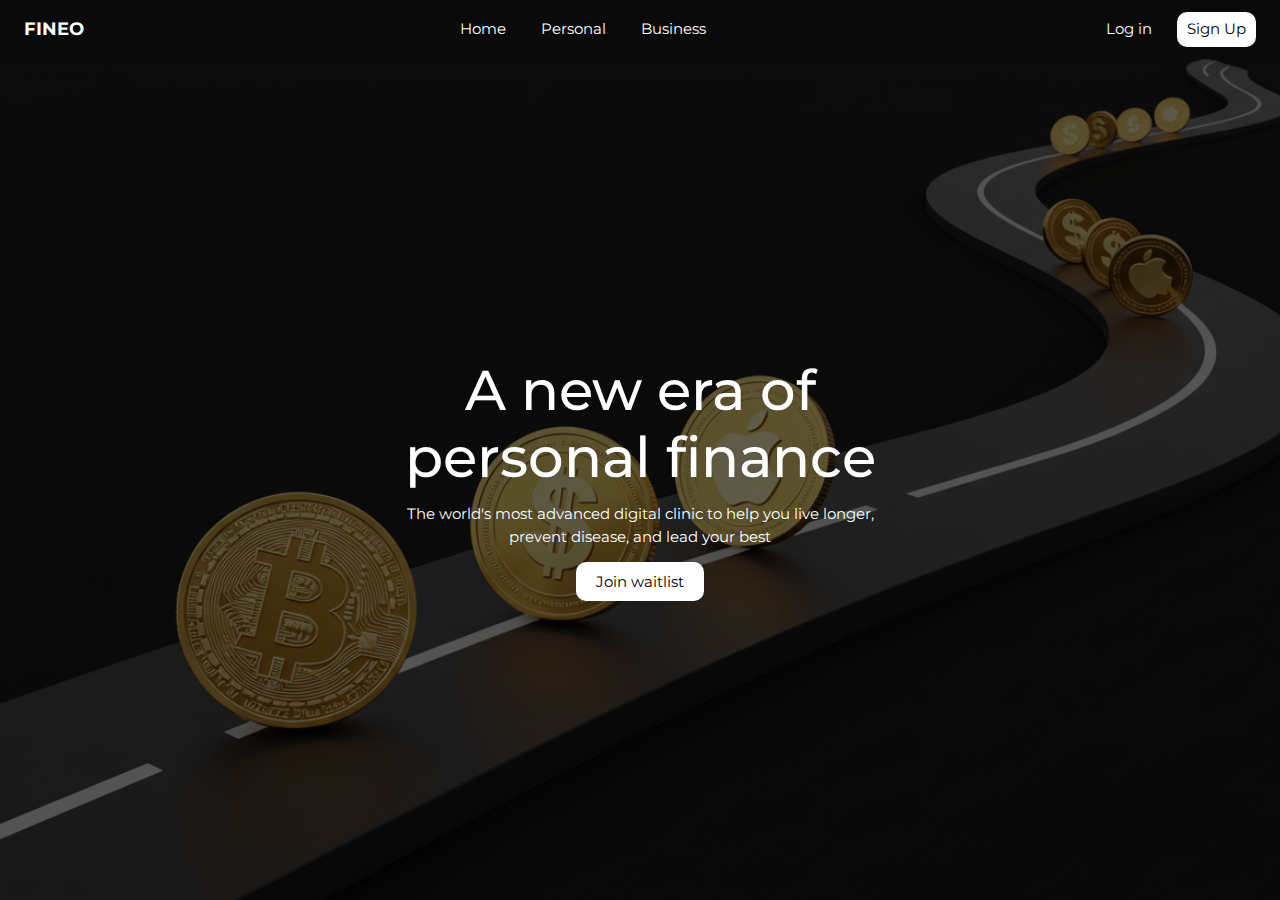
<file: 01_Nav&Hero/hero.html>
<!DOCTYPE html>
<html lang="en">
    <head>
        <meta charset="UTF-8">
        <meta name="viewport" content="width=device-width, initial-scale=1.0">
        <link rel="stylesheet" href="styles/hero.css">
        <title>Personal Finance</title>
    </head>
    <body>

        <!-- Navigation -->
        <nav class="container">
            <p class="logo">
                Fineo
            </p>
            <ul>
                <li><a href="#">Home</a></li>
                <li><a href="#">Personal</a></li>
                <li><a href="#">Business</a></li>
                <li><a href="#">Log in</a></li>
                <li><a href="#">Sign Up</a></li>
            </ul>
            <!-- <div>
                <button>Log in</button>
                <button>Sign Up</button>
            </div> -->
        </nav>

        <!-- Hero Section -->
        <section class="hero_section">
            <div class="hero_text">
                <h1>A new era of personal finance</h1>
            <p>
                The world's most advanced digital clinic to help you live longer, prevent disease, and lead your best
            </p>
            <button class="btn">Join waitlist</button>
            </div>  
        </section>
    </body>
</html>
</file>
<file: 01_Nav&Hero/styles/hero.css>
@import url('https://fonts.googleapis.com/css2?family=Libre+Baskerville:ital,wght@0,400;0,700;1,400&family=Montserrat:ital,wght@0,100..900;1,100..900&family=Nunito+Sans:ital,opsz,wght@0,6..12,200..1000;1,6..12,200..1000&display=swap');

/*---- Reset Style ----*/
* {
    box-sizing: border-box;
    margin: 0;
    padding: 0;
    text-decoration: none;
    font-family: "Montserrat", sans-serif;
    color: #fff;
}
li {
    list-style: none; 
}

/*--- General Style ----*/
body {
    background-color: #0a0a0a;
    font-size: 15px;
    line-height: 1.5;
}
.container {
    max-width: 1580px;
    margin: 0 auto;
}
.btn {
    background: #fff;
    padding: 10px 20px;
    border: none;
    border-radius: 10px;
    color: #000;
    outline: none;
    cursor: pointer;
}    

/*--- Navigation Style ----*/
nav {
    height: fit-content;
    display: flex;
    align-items: center;
    padding: 12px 24px;
    background: #0a0a0a;
}
.logo {
    font-size: 18px;
    font-weight: 700;
    text-transform: uppercase;
    flex-grow: 1;
}
nav > ul {
    display: flex;
    flex-grow: 1;
    gap: 1em;
}
nav li:nth-child(4) {
    margin-left: auto;
}
a {
    display: inline-block;
    padding: 6px 10px;
}
li:last-child, a:hover {
    background: #fff;
    border-radius: 10px;
    color: #000;
}
li:last-child a {
    color: #000;
}

/*--- Hero Section ----*/
.hero_section {
    height: calc(100vh - 59px); /*Not responsive for all viewport*/
    background-image: url("../images/hero1_bg.jpg");
    background-color: rgba(0, 0, 0, 0.6);
    background-blend-mode: darken;
    background-size: cover;
    background-repeat: no-repeat;
    background-position: center;
    display: flex;
    justify-content: center;
    align-items: center;
    text-align: center;
}

.hero_text {
    width: 35rem;
    padding: 10px 30px;
}

.hero_text h1 {
    font-weight: 500;
    font-size: 56px;
    line-height: 1.2;

}
.hero_text p {
    margin: 12px 0 14px 0;
}
.hero_text .btn {
    font-size: inherit;
}
</file>
